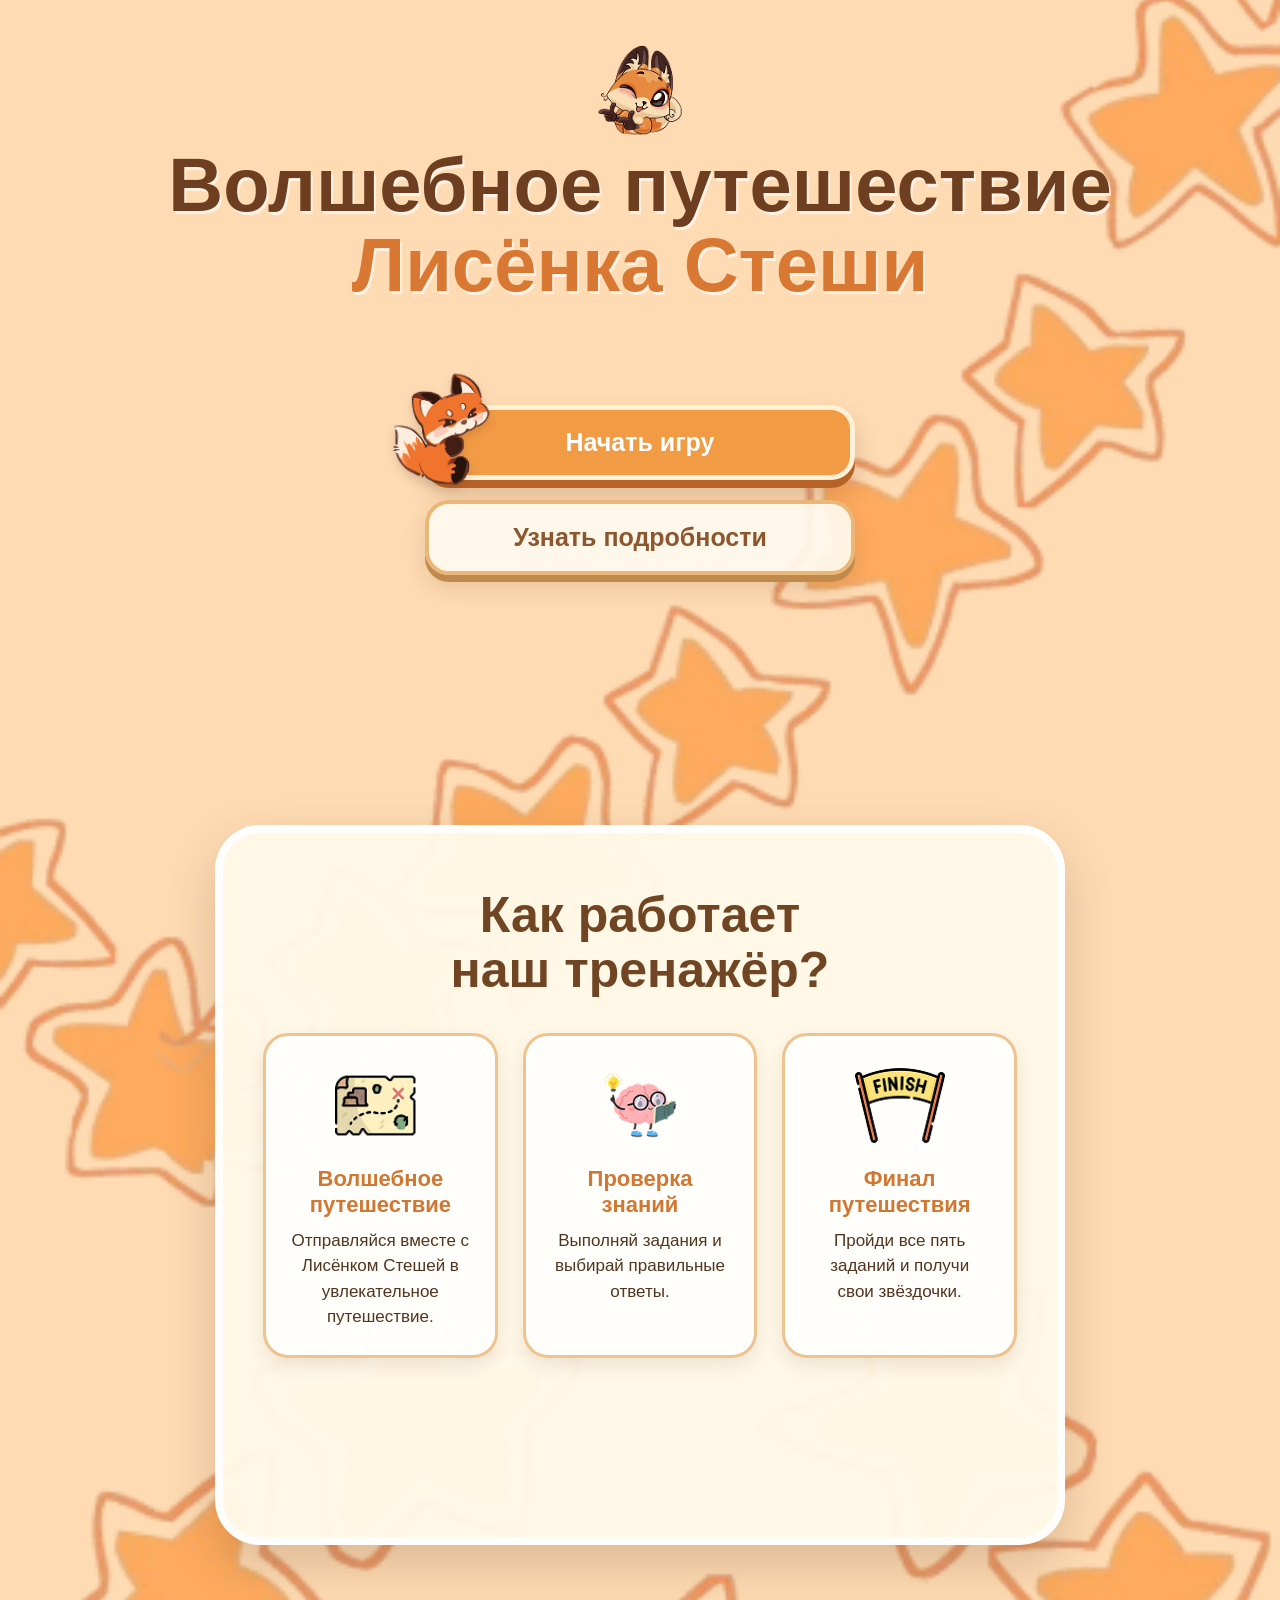
<file: index.html>
<!DOCTYPE html>
<html lang="ru">
<head>
    <meta charset="UTF-8">
    <meta name="viewport" content="width=device-width, initial-scale=1.0">

    <title>Волшебное путешествие Лисёнка Стеши</title>

    <!-- ВАЖНО: файл называется style.css -->
    <link rel="stylesheet" href="style.css">
</head>

<body>

    <!-- =========================
         ГЛАВНЫЙ ЭКРАН
    ========================== -->
    <main id="home-screen" class="screen home-screen">

        <img
            class="home-logo"
            src="assets/images/foxlogoicon.png"
            alt="Лисёнок Стеша"
        >

        <h1>
            Волшебное путешествие<br>
            <span>Лисёнка Стеши</span>
        </h1>

        <div class="home-buttons">

            <button id="start-game-button" class="main-button start-button">
                <img
                    class="button-fox"
                    src="assets/images/foxwelcome.png"
                    alt=""
                >
                <span>Начать игру</span>
            </button>

            <button id="details-button" class="main-button details-button">
                Узнать подробности
            </button>

        </div>

        <!-- Информация на главном экране -->
        <section id="details-section" class="details-section">

            <h2>Как работает<br>наш тренажёр?</h2>

            <div class="info-cards">

                <article class="info-card">
                    <img
                        src="assets/images/journeyicon.png"
                        alt=""
                    >
                    <h3>Волшебное путешествие</h3>
                    <p>
                        Отправляйся вместе с Лисёнком Стешей
                        в увлекательное путешествие.
                    </p>
                </article>

                <article class="info-card">
                    <img
                    class="knowlege-icon"
                        src="assets/images/knowlegeicon.png"
                        alt=""
                    >
                    <h3>Проверка знаний</h3>
                    <p>
                        Выполняй задания и выбирай
                        правильные ответы.
                    </p>
                </article>

                <article class="info-card">
                    <img
                        src="assets/images/finishicon.png"
                        alt=""
                    >
                    <h3>Финал путешествия</h3>
                    <p>
                        Пройди все пять заданий
                        и получи свои звёздочки.
                    </p>
                </article>

            </div>

        </section>

    </main>


    <!-- =========================
         ЭКРАН ВОЛШЕБНОГО ЛЕСА
    ========================== -->
    <main id="forest-screen" class="screen forest-screen hidden">

        <button
            id="forest-back-button"
            class="back-button"
            type="button"
            aria-label="Вернуться назад"
        >
            <img src="assets/images/back.png" alt="">
        </button>

        <div class="forest-content">

            <img
                class="forest-fox"
                src="assets/images/forestfox.png"
                alt="Лисёнок в лесу"
            >

            <h1>Волшебный лес</h1>

            <p class="forest-subtitle">
                Пройди задания по порядку
                и помоги Стеше добраться до конца!
            </p>

            <div class="levels">

                <button
                    class="level-button level-1"
                    data-level="1"
                    type="button"
                >
                    <span class="level-number">1</span>
                    <span class="level-text">Первое задание</span>
                    <span class="level-lock">🔓</span>
                </button>

                <button
                    class="level-button locked level-2"
                    data-level="2"
                    type="button"
                    aria-disabled="true"
                >
                    <span class="level-number">2</span>
                    <span class="level-text">Второе задание</span>
                    <span class="level-lock">🔒</span>
                </button>

                <button
                    class="level-button locked level-3"
                    data-level="3"
                    type="button"
                    aria-disabled="true"
                >
                    <span class="level-number">3</span>
                    <span class="level-text">Третье задание</span>
                    <span class="level-lock">🔒</span>
                </button>

                <button
                    class="level-button locked level-4"
                    data-level="4"
                    type="button"
                    aria-disabled="true"
                >
                    <span class="level-number">4</span>
                    <span class="level-text">Четвёртое задание</span>
                    <span class="level-lock">🔒</span>
                </button>

                <button
                    class="level-button locked level-5"
                    data-level="5"
                    type="button"
                    aria-disabled="true"
                >
                    <span class="level-number">5</span>
                    <span class="level-text">Финальное задание</span>
                    <span class="level-lock">🔒</span>
                </button>

            </div>

        </div>

    </main>


    <!-- =========================
         ЭКРАН ЗАДАНИЯ
    ========================== -->
    <main id="game-screen" class="screen game-screen hidden">

        <button
            id="game-back-button"
            class="back-button"
            type="button"
            aria-label="Вернуться к уровням"
        >
            <img src="assets/images/back.png" alt="">
        </button>

        <div
            id="task-card"
            class="task-card"
        >

            <div class="task-top">
                <div class="task-number">
                    Задание <span id="task-number">1</span> из 5
                </div>
            </div>

            <h2 id="task-title">Что это?</h2>

            <div class="task-picture">
                <img
                    id="task-image"
                    src="assets/images/mandarin.png"
                    alt=""
                >
            </div>

            <div id="answers" class="answers"></div>

            <div id="voice-area" class="voice-area hidden"></div>

        </div>

    </main>


    <!-- =========================
         МОДАЛКА: НЕПРАВИЛЬНЫЙ ОТВЕТ
    ========================== -->
    <div id="retry-modal" class="modal hidden">

        <div class="modal-window retry-window">

            <button
                class="modal-close"
                data-close-modal
                type="button"
                aria-label="Закрыть"
            >
                ×
            </button>

            <img
                class="modal-fox"
                src="assets/images/foxoff.png"
                alt="Лисёнок"
            >

            <h2>Попробуй ещё раз!</h2>

            <p>
                Ничего страшного.<br>
                У тебя обязательно получится!
            </p>

            <button
                id="retry-back-button"
                class="modal-button secondary-modal-button"
                type="button"
            >
                Вернуться к заданию
            </button>

        </div>

    </div>


    <!-- =========================
         МОДАЛКА: ПРАВИЛЬНЫЙ ОТВЕТ
    ========================== -->
    <div id="success-modal" class="modal hidden">

        <div class="modal-window success-window">

            <img
                class="modal-fox"
                src="assets/images/fooxmodal.png"
                alt="Лисёнок"
            >

            <h2>Молодец!</h2>

            <p>
                Ты правильно выполнил задание!
            </p>

            <div id="success-stars" class="success-stars"></div>

            <button
                id="success-next-button"
                class="modal-button next-modal-button"
                type="button"
            >
                Следующее задание
                <span>→</span>
            </button>

        </div>

    </div>


    <!-- =========================
         МОДАЛКА: УРОВЕНЬ ЗАКРЫТ
    ========================== -->
    <div id="locked-modal" class="modal hidden">

        <div class="modal-window locked-window">

            <button
                class="modal-close"
                data-close-modal
                type="button"
                aria-label="Закрыть"
            >
                ×
            </button>

            <img
                class="modal-fox"
                src="assets/images/foxoff.png"
                alt="Лисёнок"
            >

            <h2>Этот уровень пока закрыт</h2>

            <p>
                Сначала пройди предыдущие задания.
            </p>

            <button
                id="locked-close-button"
                class="modal-button secondary-modal-button"
                type="button"
            >
                Понятно
            </button>

        </div>

    </div>


    <!-- =========================
         ФИНАЛ
    ========================== -->
    <div id="final-modal" class="modal hidden">

        <div class="modal-window final-window">

            <img
                class="modal-fox"
                src="assets/images/fooxmodal.png"
                alt="Лисёнок"
            >

            <h2>Путешествие завершено!</h2>

            <p>
                Ты прошёл все пять заданий
                вместе с Лисёнком Стешей!
            </p>

            <div class="final-stars">
                <img src="assets/images/star.png" alt="">
                <img src="assets/images/star.png" alt="">
                <img src="assets/images/star.png" alt="">
                <img src="assets/images/star.png" alt="">
                <img src="assets/images/star.png" alt="">
            </div>

            <button
                id="restart-button"
                class="modal-button next-modal-button"
                type="button"
            >
                Пройти ещё раз
            </button>

        </div>

    </div>


    <script src="script.js"></script>

</body>
</html>
</file>
<file: style.css>
/* =========================================
   ОСНОВНЫЕ НАСТРОЙКИ
========================================= */

* {
    box-sizing: border-box;
}

html {
    scroll-behavior: smooth;
}

body {
    margin: 0;
    min-height: 100vh;

    font-family:
        "Trebuchet MS",
        "Arial Rounded MT Bold",
        Arial,
        sans-serif;

    color: #51351f;
    overflow-x: hidden;
}

button {
    font-family: inherit;
    cursor: pointer;
}

img {
    max-width: 100%;
    display: block;
}

.hidden {
    display: none !important;
}


/* =========================================
   ЭКРАНЫ
========================================= */

.screen {
    min-height: 100vh;
    width: 100%;
    position: relative;
}


/* =========================================
   ГЛАВНЫЙ ЭКРАН
========================================= */

.home-screen {
    min-height: 100vh;
    padding: 45px 25px 80px;

    background-image:
        url("assets/images/mainbackground.png");

    background-size: cover;
    background-position: center;
    background-repeat: no-repeat;

    text-align: center;
}

.home-logo {
    width: 90px;
    height: 90px;
    object-fit: contain;
    margin: 0 auto 10px;
}

.home-screen h1 {
    margin: 0 auto;

    font-size: clamp(38px, 6vw, 76px);
    line-height: 1.05;
    font-weight: 800;

    color: #6d3f20;

    text-shadow:
        2px 3px 0 rgba(255, 255, 255, 0.65);
}

.home-screen h1 span {
    color: #d97832;
}


/* =========================================
   ЛИСЁНОК НА ГЛАВНОМ ЭКРАНЕ
========================================= */

.welcome-fox {
    width: min(330px, 70vw);
    margin: 15px auto 0;
}

.welcome-fox img {
    width: 100%;
    margin: auto;
}


/* =========================================
   КНОПКИ ГЛАВНОГО ЭКРАНА
========================================= */

.home-buttons {
    width: min(430px, 90vw);

    margin: 100px auto 0;

    display: flex;
    flex-direction: column;
    gap: 20px;
}

.main-button {
    position: relative;

    width: 100%;
    min-height: 75px;

    border: none;
    border-radius: 24px;

    padding: 18px 30px;

    font-size: 25px;
    font-weight: 800;

    transition:
        transform 0.2s ease,
        box-shadow 0.2s ease;
}

.main-button:hover {
    transform: translateY(-4px);
}

.main-button:active {
    transform: translateY(0);
}


/* Начать игру */

.start-button {
    background: #f29b45;
    color: white;

    border: 5px solid #fff1d7;

    box-shadow:
        0 8px 0 #b96227,
        0 15px 25px rgba(91, 52, 24, 0.2);

    overflow: visible;
}

.start-button:hover {
    box-shadow:
        0 10px 0 #b96227,
        0 18px 30px rgba(91, 52, 24, 0.25);
}


/*
   Лисёнок теперь находится НЕ над кнопкой,
   а частично перекрывает её край.
   pointer-events:none означает,
   что он не мешает нажатию.
*/

.button-fox {
    position: absolute;

    width: 155px;

    left: -60px;
    bottom: -30px;

    z-index: 3;

    pointer-events: none;

    filter: drop-shadow(
        0 5px 5px rgba(70, 40, 20, 0.15)
    );
}


/* Подробности */

.details-button {
    background: rgba(255, 250, 238, 0.92);

    color: #8c572e;

    border: 4px solid #e9b879;

    box-shadow:
        0 7px 0 #c18a4d,
        0 12px 22px rgba(91, 52, 24, 0.15);
}

.details-button:hover {
    background: white;
}


/* =========================================
   ПОДРОБНОСТИ
========================================= */

.details-section {
    width: min(850px, 90%);
    min-height: 720px;
    margin: 250px auto 0;

    padding: 55px 40px;

    border-radius: 45px;

    background: rgba(255, 249, 234, 0.96);
    border: 8px solid rgba(255, 255, 255, 0.85);

    box-shadow:
        0 20px 50px rgba(83, 49, 26, 0.2);
        position: relative;
}

.details-section h2 {
    margin: 0 0 35px;

    font-size: clamp(30px, 5vw, 50px);
    line-height: 1.1;

    color: #704523;
}

.info-cards {
    display: grid;
    grid-template-columns: repeat(3, 1fr);
    gap: 25px;
}

.info-card {
    padding: 25px;

    border-radius: 25px;

    background: rgba(255, 255, 255, 0.85);

    border: 3px solid #edc48f;

    box-shadow:
        0 8px 18px rgba(84, 51, 25, 0.1);
}
.info-card img {
    width: 90px;
    height: 90px;

    object-fit: contain;

    margin: 0 auto 15px;
}

.info-card h3 {
    margin: 0 0 10px;

    color: #d27732;
    font-size: 22px;
}

.info-card p {
    margin: 0;

    font-size: 17px;
    line-height: 1.5;
}


/* =========================================
   ЭКРАН ВОЛШЕБНОГО ЛЕСА
========================================= */

.forest-screen {
    min-height: 100vh;

    padding: 35px 25px 70px;

    background-image:
        url("assets/images/forestbackground.png");

    background-size: cover;
    background-position: center;
    background-repeat: no-repeat;
}

.forest-content {
    width: min(950px, 95%);
    margin: 0 auto;

    text-align: center;
}

.forest-fox {
    width: min(250px, 55vw);

    margin: 15px auto 0;

    filter:
        drop-shadow(
            0 12px 12px rgba(40, 70, 35, 0.2)
        );
}

.forest-content h1 {
    margin: 10px 0 8px;

    font-size: clamp(42px, 6vw, 68px);

    color: #4c7136;

    text-shadow:
        2px 3px 0 rgba(255, 255, 255, 0.75);
}

.forest-subtitle {
    max-width: 650px;

    margin: 0 auto 40px;

    font-size: 20px;
    line-height: 1.5;

    color: #4e5737;
}


/* =========================================
   СТРЕЛКА НАЗАД
========================================= */

.back-button {
    position: absolute;

    top: 25px;
    left: 25px;

    width: 62px;
    height: 62px;

    padding: 12px;

    border: none;
    border-radius: 50%;

    background: transparent;

    box-shadow: none;

    z-index: 20;

    transition:
        transform 0.2s ease,
        background 0.2s ease;
}

.back-button img {
    width: 100%;
    height: 100%;

    object-fit: contain;
}

.back-button:hover {
    transform: scale(1.1);
    background: rgba(255, 255, 255, 0.25);
}


/* =========================================
   УРОВНИ
========================================= */

.levels {
    width: min(720px, 95%);

    margin: 0 auto;

    display: flex;
    flex-direction: column;

    gap: 18px;
}

.level-button {
    position: relative;

    width: 100%;
    min-height: 85px;

    padding: 12px 25px;

    display: flex;
    align-items: center;
    gap: 20px;

    border: 4px solid #e4bd78;
    border-radius: 30px;

    background: rgba(255, 249, 229, 0.96);

    color: #684422;

    box-shadow:
        0 7px 0 #bc8b4a,
        0 10px 20px rgba(57, 79, 40, 0.15);

    transition:
        transform 0.2s ease,
        box-shadow 0.2s ease,
        opacity 0.2s ease;
}

.level-button:not(.locked):hover {
    transform: translateY(-4px);

    box-shadow:
        0 11px 0 #bc8b4a,
        0 15px 25px rgba(57, 79, 40, 0.2);
}

.level-button.locked {
    opacity: 0.55;
    cursor: pointer;
}

.level-number {
    flex-shrink: 0;

    width: 58px;
    height: 58px;

    display: flex;
    align-items: center;
    justify-content: center;

    border-radius: 50%;

    background: #e99a48;

    color: white;

    font-size: 28px;
    font-weight: 900;
}

.level-text {
    flex: 1;

    text-align: left;

    font-size: 22px;
    font-weight: 800;
}

.level-lock {
    font-size: 24px;
}


/* =========================================
   ЭКРАН ЗАДАНИЯ
========================================= */

.game-screen {
    min-height: 100vh;

    padding: 80px 20px;

    background-color: #fff3dc;

    background-size: cover;
    background-position: center;
    background-repeat: no-repeat;

    transition:
        background-image 0.3s ease;
}

.task-card {
    width: min(800px, 94%);

    margin: 0 auto;

    padding: 35px;

    border-radius: 40px;

    background: rgba(255, 252, 243, 0.94);

    border: 5px solid rgba(238, 192, 119, 0.85);

    box-shadow:
        0 20px 45px rgba(78, 49, 25, 0.18);

    text-align: center;
}

.task-top {
    display: flex;
    justify-content: space-between;
    align-items: center;

    margin-bottom: 15px;
}

.task-number {
    padding: 9px 17px;

    border-radius: 20px;

    background: #f2b263;

    color: white;

    font-weight: 800;
}

.question-icon {
    width: 55px;
    height: 55px;

    object-fit: contain;
}

#task-title {
    margin: 10px 0 25px;

    font-size: clamp(28px, 5vw, 45px);

    color: #704523;
}

.task-picture {
    width: min(330px, 80vw);
    height: 260px;

    margin: 0 auto 30px;

    display: flex;
    align-items: center;
    justify-content: center;
}

.task-picture img {
    max-height: 100%;
    max-width: 100%;

    object-fit: contain;

    filter:
        drop-shadow(
            0 10px 10px rgba(74, 48, 26, 0.12)
        );
}


/* =========================================
   ОТВЕТЫ
========================================= */

.answers {
    display: grid;

    grid-template-columns: repeat(2, 1fr);

    gap: 16px;

    max-width: 650px;

    margin: 0 auto;
}

.answer-button {
    min-height: 70px;

    padding: 15px;

    border: 3px solid #dfa968;
    border-radius: 22px;

    background: #fffaf0;

    color: #694523;

    font-size: 21px;
    font-weight: 800;

    box-shadow:
        0 5px 0 #c68d4e;

    transition:
        transform 0.2s ease,
        background 0.2s ease,
        box-shadow 0.2s ease;
}

.answer-button:hover {
    transform: translateY(-3px);

    background: #fff1d5;

    box-shadow:
        0 8px 0 #c68d4e;
}

.answer-button:active {
    transform: translateY(1px);

    box-shadow:
        0 3px 0 #c68d4e;
}


/* =========================================
   ГОЛОСОВОЕ ЗАДАНИЕ
========================================= */

.voice-area {
    max-width: 600px;
    margin: 0 auto;
}

.voice-instruction {
    margin: 15px 0 25px;

    font-size: 19px;
    line-height: 1.5;
}

.voice-button {
    min-width: 240px;

    padding: 18px 25px;

    border: none;
    border-radius: 25px;

    background: #e88d3f;

    color: white;

    font-size: 20px;
    font-weight: 800;

    box-shadow:
        0 7px 0 #b96127;
}

.voice-button:hover {
    transform: translateY(-3px);
}

.voice-button.recording {
    background: #c85b4c;
}

.voice-status {
    min-height: 30px;

    margin: 20px 0;

    font-weight: 700;
}

.voice-finish-button {
    padding: 15px 25px;

    border: 3px solid #83a95e;
    border-radius: 20px;

    background: #e8f2d9;

    color: #4f7139;

    font-weight: 800;
}


/* =========================================
   МОДАЛЬНЫЕ ОКНА
========================================= */

.modal {
    position: fixed;

    inset: 0;

    z-index: 100;

    display: flex;

    align-items: center;
    justify-content: center;

    padding: 20px;

    background: rgba(55, 40, 25, 0.45);

    backdrop-filter: blur(4px);
}

.modal-window {
    position: relative;

    width: min(500px, 95vw);

    padding: 40px 30px 35px;

    border-radius: 35px;

    background: #fffaf0;

    border: 5px solid #e4b36e;

    box-shadow:
        0 25px 60px rgba(49, 34, 20, 0.3);

    text-align: center;

    animation: modalAppear 0.25s ease;
}

@keyframes modalAppear {
    from {
        opacity: 0;
        transform: scale(0.85);
    }

    to {
        opacity: 1;
        transform: scale(1);
    }
}

.modal-close {
    position: absolute;

    top: 12px;
    right: 15px;

    width: 42px;
    height: 42px;

    border: none;
    border-radius: 50%;

    background: transparent;

    color: #9b6a3b;

    font-size: 32px;

    cursor: pointer;
}

.modal-fox {
    width: 130px;

    margin: 0 auto 10px;
}

.modal-window h2 {
    margin: 10px 0;

    font-size: 34px;

    color: #704523;
}

.modal-window p {
    margin: 10px auto 25px;

    font-size: 18px;
    line-height: 1.5;
}


/* =========================================
   КНОПКИ МОДАЛОК
========================================= */

.modal-button {
    min-height: 58px;

    padding: 14px 25px;

    border-radius: 20px;

    font-size: 18px;
    font-weight: 800;

    transition:
        transform 0.2s ease;
}

.modal-button:hover {
    transform: translateY(-3px);
}

.secondary-modal-button {
    border: 3px solid #d9a566;

    background: #fff4dd;

    color: #754b28;
}

.next-modal-button {
    border: 3px solid #7f9f5b;

    background: #dcebc9;

    color: #4d7137;
}

.next-modal-button span {
    margin-left: 8px;

    font-size: 25px;
}


/* =========================================
   ЗВЁЗДЫ
========================================= */

.success-stars,
.final-stars {
    display: flex;

    justify-content: center;
    align-items: center;

    gap: 8px;

    margin: 15px 0 25px;
}

.success-stars img,
.final-stars img {
    width: 48px;
    height: 48px;

    object-fit: contain;

    animation: starAppear 0.35s ease both;
}

.success-stars img:nth-child(2) {
    animation-delay: 0.08s;
}

.success-stars img:nth-child(3) {
    animation-delay: 0.16s;
}

.success-stars img:nth-child(4) {
    animation-delay: 0.24s;
}

.success-stars img:nth-child(5) {
    animation-delay: 0.32s;
}

@keyframes starAppear {
    from {
        opacity: 0;
        transform: scale(0.3) rotate(-20deg);
    }

    to {
        opacity: 1;
        transform: scale(1) rotate(0);
    }
}


/* =========================================
   АДАПТИВНОСТЬ
========================================= */

@media (max-width: 750px) {

    .home-screen {
        padding-top: 30px;
    }

    .home-logo {
        width: 70px;
        height: 70px;
    }

    .welcome-fox {
        width: min(280px, 75vw);
    }

    .button-fox {
        width: 150px !important;
        height: auto !important;

        left: -65px;
        bottom: -25px;
    }

    .details-section {
        padding: 35px 18px;
    }

    .info-cards {
        grid-template-columns: 1fr;
    }

    .forest-screen {
        padding-top: 85px;
    }

    .forest-fox {
        width: 200px;
    }

    .levels {
        width: 100%;
    }

    .level-button {
        min-height: 75px;

        padding: 10px 15px;

        gap: 12px;
    }

    .level-number {
        width: 50px;
        height: 50px;

        font-size: 23px;
    }

    .level-text {
        font-size: 18px;
    }

    .task-card {
        padding: 25px 18px;
    }

    .answers {
        grid-template-columns: 1fr;
    }

    .task-picture {
        height: 220px;
    }

    .back-button {
        width: 52px;
        height: 52px;

        top: 15px;
        left: 15px;
    }
   .game-screen {
    min-height: 100dvh;
    width: 100%;
    background-size: cover;
    background-position: center;
    background-repeat: no-repeat;
} 
}


@media (max-width: 430px) {

    .home-screen h1 {
        font-size: 34px;
    }

    .main-button {
        font-size: 21px;
    }

    .button-fox {
        width: 85px;
        right: -12px;
    }

    .task-picture {
        height: 190px;
    }

    .success-stars img,
    .final-stars img {
        width: 38px;
        height: 38px;
    }

    .modal-window {
        padding: 30px 20px;
    }
}
</file>
